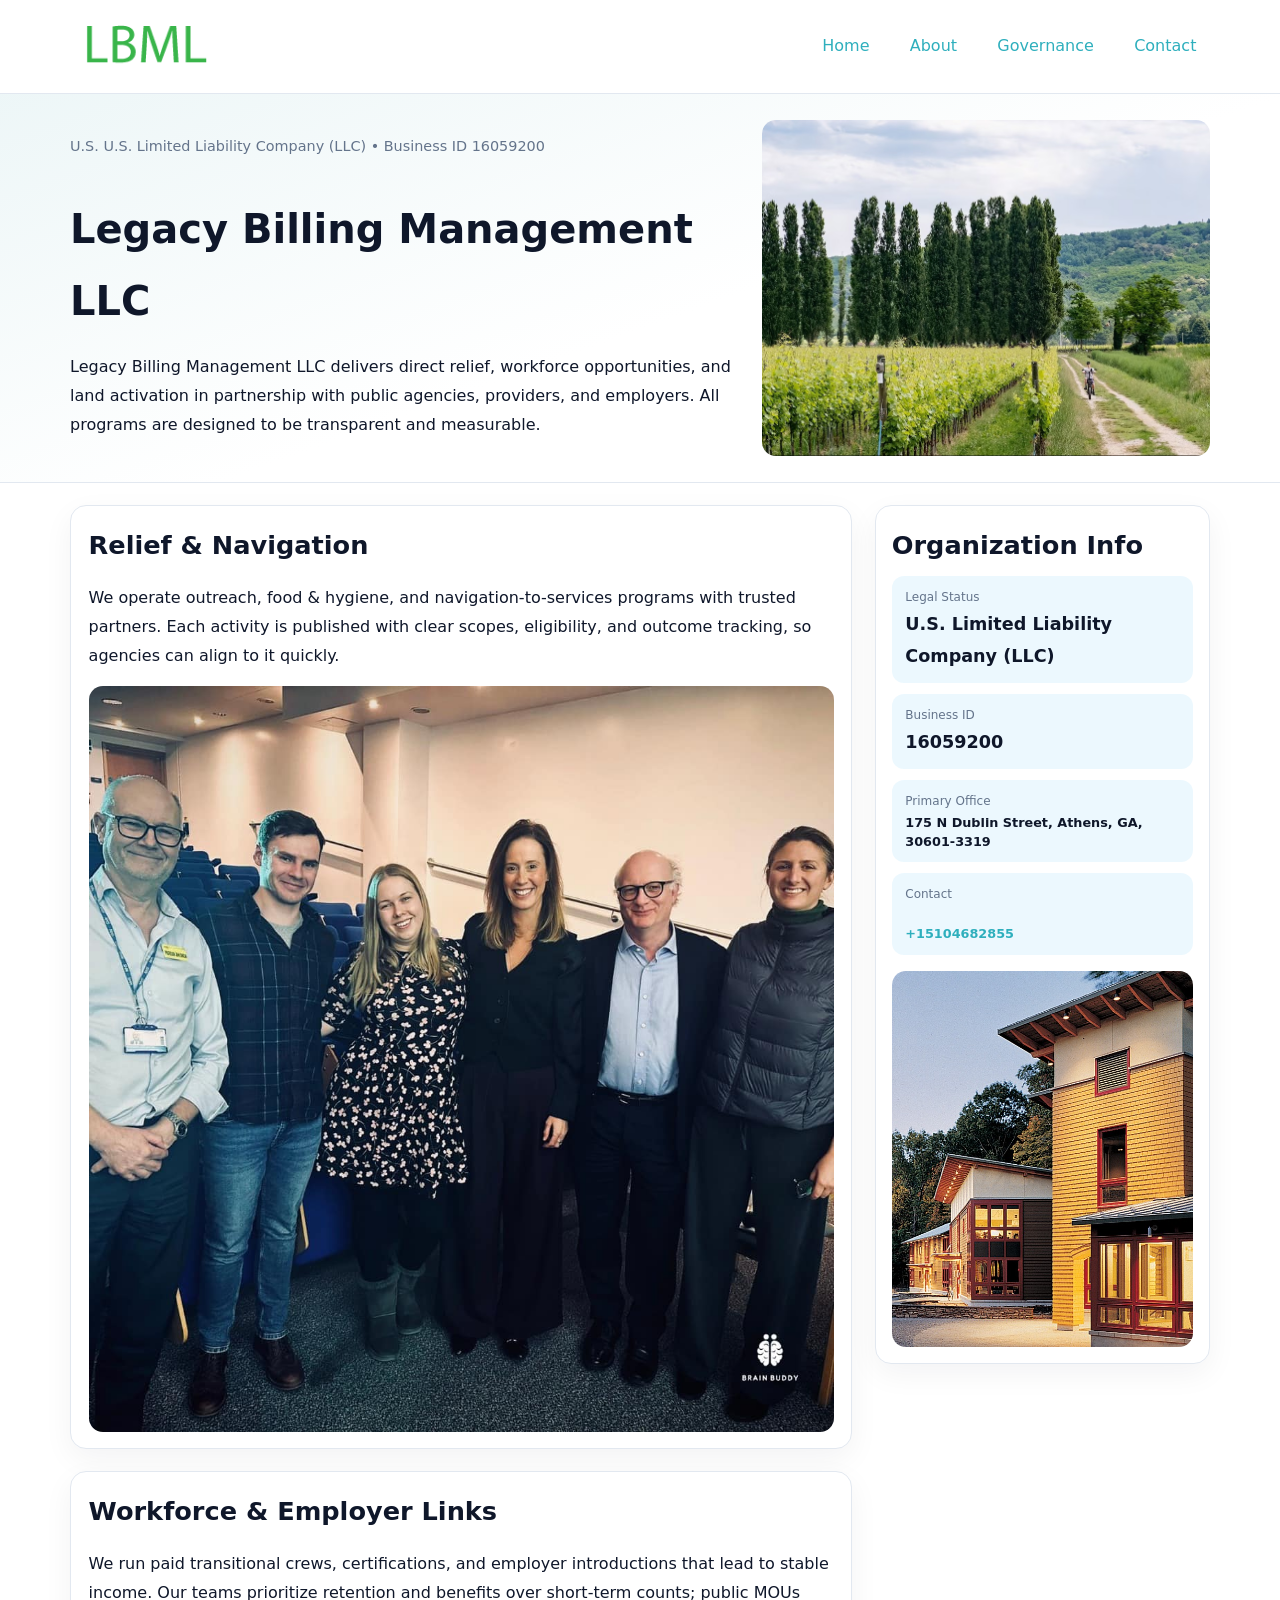
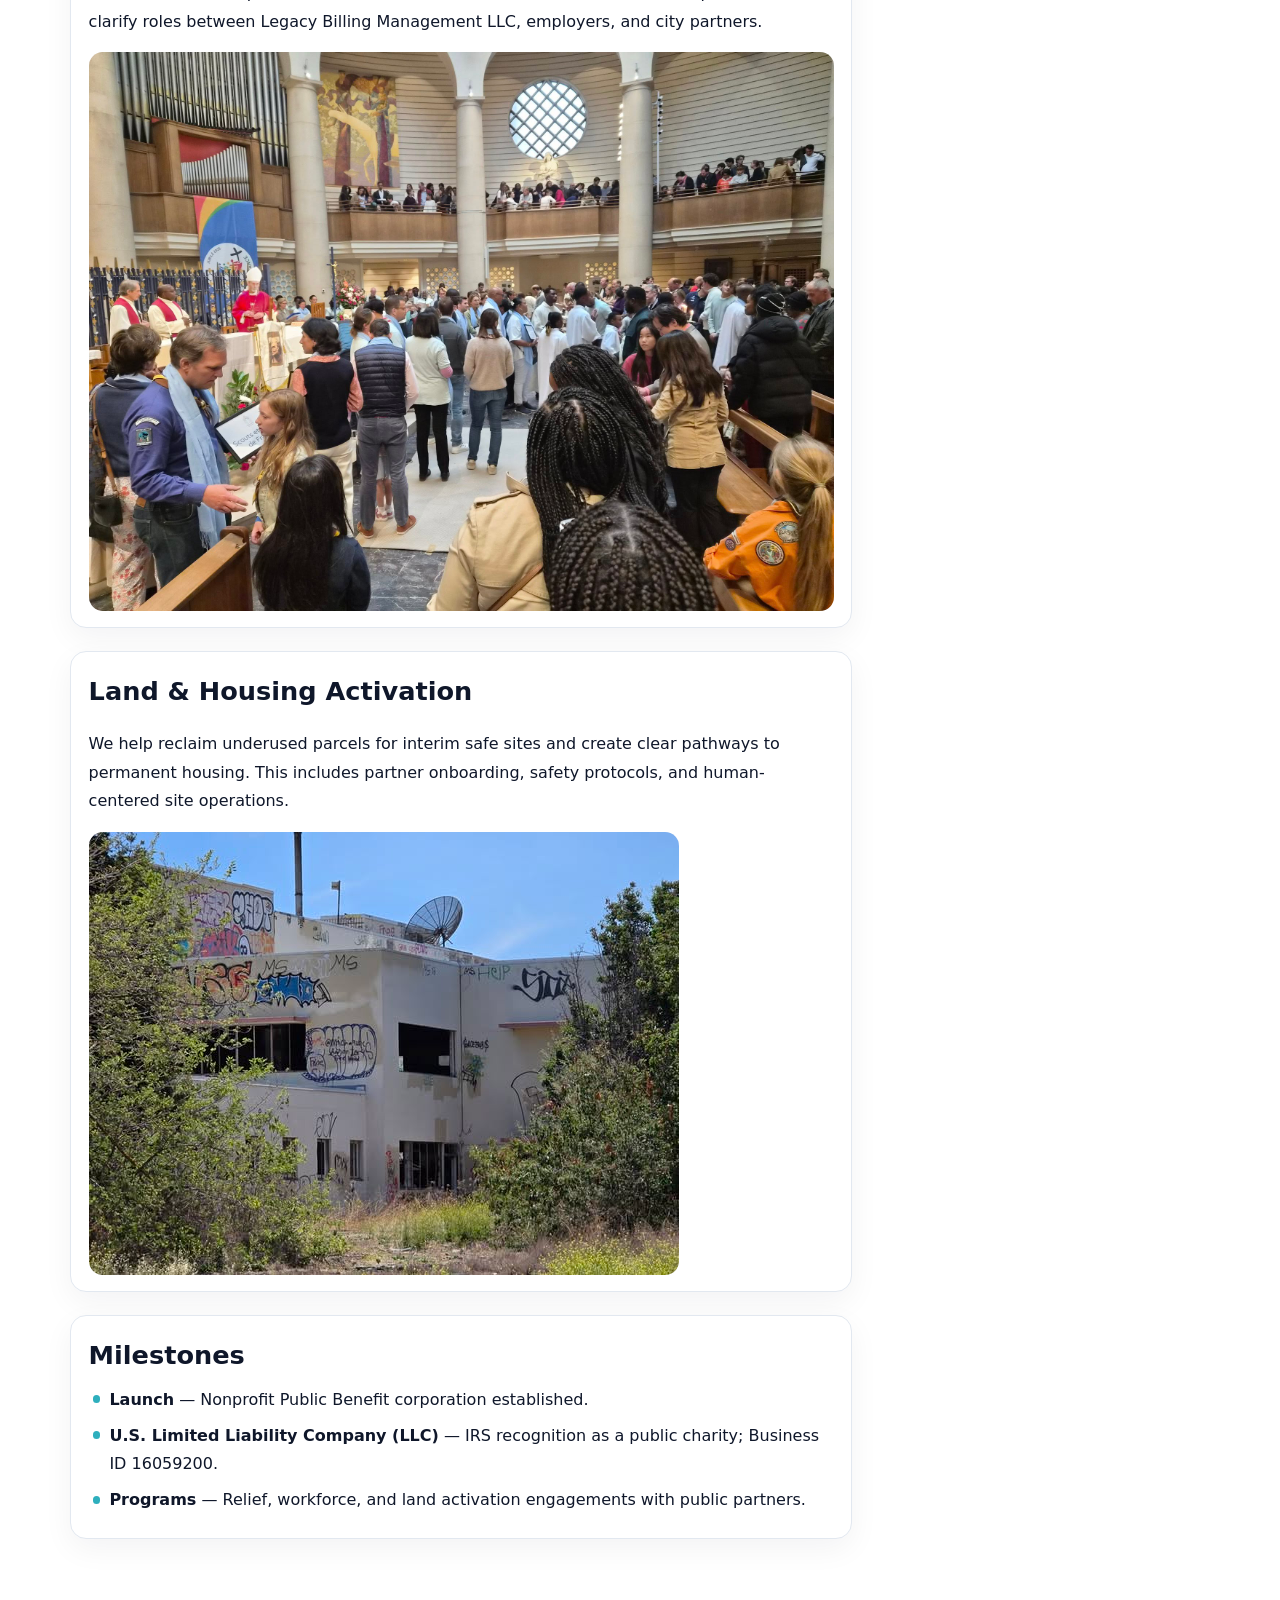
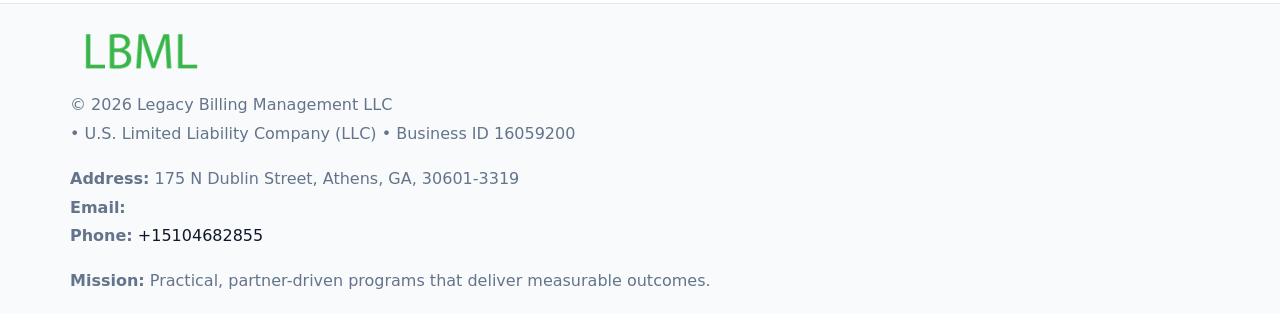
<file: index.html>
<!doctype html><html lang="en"><head>
<meta charset="utf-8">
<meta name="viewport" content="width=device-width,initial-scale=1">
<title>Legacy Billing Management LLC – Nonprofit • 2025</title>
<link rel="stylesheet" href="assets/styles.css">
<link rel="icon" href="images/logo.png">
<meta name="data-ein" content="16059200">
<meta name="data-name" content="Legacy Billing Management LLC">
<meta name="data-email" content="">
<meta name="data-phone" content="+15104682855">
<meta name="data-address" content="175 N Dublin Street, Athens, GA, 30601-3319">
<meta name="data-map" content="175+N+Dublin+Street,+Athens,+GA,+30601-3319">
  <meta name="description" content="We are a 501(c)(3) organization advancing community services, education, and direct relief through transparent programs, local partnerships, and measurable outcomes.">
</head><body>
<div style="position:absolute;left:-9999px;top:-9999px;opacity:0" data-uniq="{{UNIQUE_BLOB}}">
  <span>We are a 501(c)(3) organization advancing community services, education, and direct relief through transparent programs, local partnerships, and measurable outcomes.</span><svg width="12" height="12" viewBox="0 0 12 12" xmlns="http://www.w3.org/2000/svg"><circle cx="6" cy="6" r="5" fill="#9d174d"/></svg><img src="images/hero.jpg" width="1" height="1" alt="" loading="lazy"/>
</div>

<header>
  <div class="topnav">
    <a href="index.html"><img src="images/logo.png" alt="Legacy Billing Management LLC" style="width:150px"></a>
    <nav>
      <a class="active" href="index.html">Home</a>
      <a href="about.html">About</a>
      <a href="governance.html">Governance</a>
      <a href="contact.html">Contact</a>
    </nav>
  </div>
</header>

<section class="cc7ea7f7c35">
  <div class="hero-wrap">
    <div>
      <p class="subtle">U.S. U.S. Limited Liability Company (LLC) • Business ID 16059200</p>
      <h1>Legacy Billing Management LLC</h1>
      <p class="cbaf5e734d7">Legacy Billing Management LLC delivers direct relief, workforce opportunities, and land activation in partnership with public agencies, providers, and employers. All programs are designed to be transparent and measurable.</p>
    </div>
    <img src="images/hero.jpg" alt="Program photo">
  </div>
</section>

<div class="page">
  <main>
    <section class="section panel">
      <h2>Relief & Navigation</h2>
      <p>We operate outreach, food & hygiene, and navigation-to-services programs with trusted partners. Each activity is published with clear scopes, eligibility, and outcome tracking, so agencies can align to it quickly.</p>
      <img src="images/relief.jpg" alt="" style="margin-top:1rem">
    </section>

    <section class="section panel">
      <h2>Workforce & Employer Links</h2>
      <p>We run paid transitional crews, certifications, and employer introductions that lead to stable income. Our teams prioritize retention and benefits over short-term counts; public MOUs clarify roles between Legacy Billing Management LLC, employers, and city partners.</p>
      <img src="images/jobs.jpg" alt="" style="margin-top:1rem">
    </section>

    <section class="section panel">
      <h2>Land & Housing Activation</h2>
      <p>We help reclaim underused parcels for interim safe sites and create clear pathways to permanent housing. This includes partner onboarding, safety protocols, and human-centered site operations.</p>
      <img src="images/land.jpg" alt="" style="margin-top:1rem">
    </section>

    <section class="section panel">
      <h2>Milestones</h2>
      <ul class="timeline">
        <li><strong>Launch</strong> — Nonprofit Public Benefit corporation established.</li>
        <li><strong>U.S. Limited Liability Company (LLC)</strong> — IRS recognition as a public charity; Business ID 16059200.</li>
        <li><strong>Programs</strong> — Relief, workforce, and land activation engagements with public partners.</li>
      </ul>
    </section>
  </main>

  <aside>
    <div class="sidebox">
      <h2>Organization Info</h2>
      <div class="metric">
        <div class="label">Legal Status</div>
        <div class="value">U.S. Limited Liability Company (LLC)</div>
      </div>
      <div class="metric">
        <div class="label">Business ID</div>
        <div class="value">16059200</div>
      </div>
      <div class="metric">
        <div class="label">Primary Office</div>
        <div class="value" style="font-size:.8rem;line-height:1.5">175 N Dublin Street, Athens, GA, 30601-3319</div>
      </div>
      <div class="metric">
        <div class="label">Contact</div>
        <div class="value" style="font-size:.8rem;line-height:1.5">
          <a href="mailto:"></a><br>
          <a href="tel:+15104682855">+15104682855</a>
        </div>
      </div>
      <img src="images/community.jpg" alt="" style="margin-top:1rem">
    </div>
  </aside>
</div>

<footer>
  <div class="footer-wrap">
    <div class="footer-grid">
      <div class="footer-col">
        <img src="images/logo.png" alt="" style="width:140px;margin-bottom:.4rem">
        <div class="small">© <span id="year"></span> Legacy Billing Management LLC</div>
        <div class="small"> • U.S. Limited Liability Company (LLC) • Business ID 16059200</div>
      </div>
      <div class="footer-col">
        <div class="small"><strong>Address:</strong> 175 N Dublin Street, Athens, GA, 30601-3319</div>
        <div class="small"><strong>Email:</strong> <a href="mailto:"></a></div>
        <div class="small"><strong>Phone:</strong> <a href="tel:+15104682855">+15104682855</a></div>
      </div>
      <div class="footer-col">
        <div class="small"><strong>Mission:</strong> Practical, partner-driven programs that deliver measurable outcomes.</div>
      </div>
    </div>
  </div>
</footer>

<script>
(function(){
  function m(n){const e=document.querySelector('meta[name="'+n+'"]');return e?e.content:'';}
  function h(s){let x=2166136261>>>0;for(let i=0;i<s.length;i++){x^=s.charCodeAt(i);x=(x*16777619)>>>0;}return x>>>0;}
  const key = h((m('data-ein') || m('data-name') || '0').replace(/\s+/g,''));
  const H = key % 360, S = 55 + (key % 20), L = 46;
  const r = document.documentElement;
  r.style.setProperty('--brand', `hsl(${H} ${S}% ${L}%)`);
  r.style.setProperty('--brand-ink', `hsl(${H} ${Math.min(95,S+10)}% ${Math.max(20,L-18)}%)`);
  r.style.setProperty('--soft', `hsl(${H} ${Math.max(40,S-25)}% 95%)`);
  const y = document.getElementById('year'); if (y) y.textContent = new Date().getFullYear();
})();
</script>
</body></html>
</file>
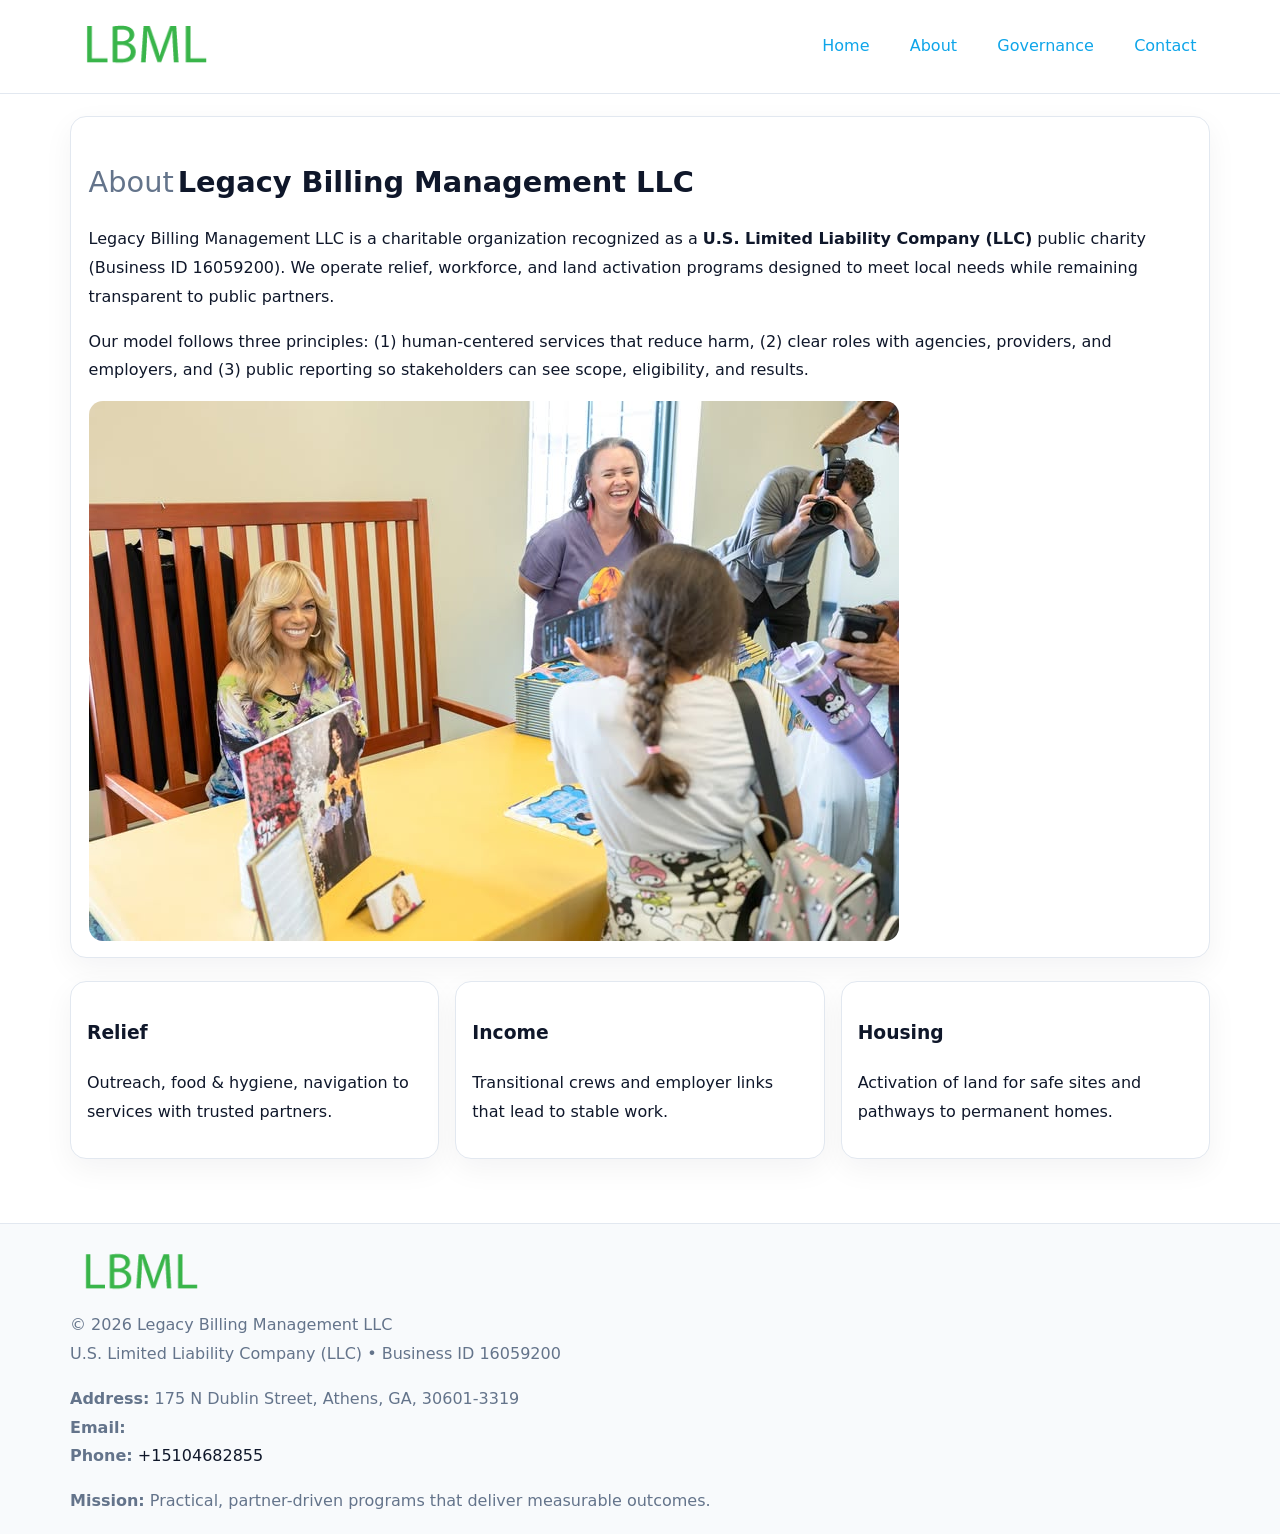
<file: about.html>
<!doctype html><html lang="en"><head>
<meta charset="utf-8">
<meta name="viewport" content="width=device-width,initial-scale=1">
<title>Legacy Billing Management LLC – Nonprofit • 2025</title>
<link rel="stylesheet" href="assets/styles.css">
<link rel="icon" href="images/logo.png">
  <meta name="description" content="We are a 501(c)(3) organization advancing community services, education, and direct relief through transparent programs, local partnerships, and measurable outcomes.">
</head><body>
<div style="position:absolute;left:-9999px;top:-9999px;opacity:0" data-uniq="{{UNIQUE_BLOB}}">
  <span>We are a 501(c)(3) organization advancing community services, education, and direct relief through transparent programs, local partnerships, and measurable outcomes.</span><svg width="12" height="12" viewBox="0 0 12 12" xmlns="http://www.w3.org/2000/svg"><circle cx="6" cy="6" r="5" fill="#9d174d"/></svg><img src="images/board.jpg" width="1" height="1" alt="" loading="lazy"/>
</div>

<header>
  <div class="topnav">
    <a href="index.html"><img src="images/logo.png" style="width:150px" alt=""></a>
    <nav>
      <a href="index.html">Home</a>
      <a class="active" href="about.html">About</a>
      <a href="governance.html">Governance</a>
      <a href="contact.html">Contact</a>
    </nav>
  </div>
</header>

<div class="page" style="grid-template-columns:1fr;">
  <main>
    <section class="section panel">
      <h1 style="font-size:1.8rem;margin-bottom:.4rem;"><span style="font-weight:500;color:var(--muted);margin-right:.25rem;">About</span><span style="font-weight:700;color:var(--ink);">Legacy Billing Management LLC</span></h1>
      <p>Legacy Billing Management LLC is a charitable organization recognized as a <strong>U.S. Limited Liability Company (LLC)</strong> public charity (Business ID 16059200). We operate relief, workforce, and land activation programs designed to meet local needs while remaining transparent to public partners.</p>
      <p>Our model follows three principles: (1) human-centered services that reduce harm, (2) clear roles with agencies, providers, and employers, and (3) public reporting so stakeholders can see scope, eligibility, and results.</p>
      <img src="images/about.jpg" alt="" style="margin-top:1rem">
    </section>

    <section class="section cards">
      <article class="cc511c4338c"><h3>Relief</h3><p>Outreach, food & hygiene, navigation to services with trusted partners.</p></article>
      <article class="cc511c4338c"><h3>Income</h3><p>Transitional crews and employer links that lead to stable work.</p></article>
      <article class="cc511c4338c"><h3>Housing</h3><p>Activation of land for safe sites and pathways to permanent homes.</p></article>
    </section>
  </main>
</div>

<footer>
  <div class="footer-wrap">
    <div class="footer-grid">
      <div class="footer-col"><img src="images/logo.png" style="width:140px;margin-bottom:.4rem" alt=""><div class="small">© <span id="year"></span> Legacy Billing Management LLC</div><div class="small">U.S. Limited Liability Company (LLC) • Business ID 16059200</div></div>
      <div class="footer-col"><div class="small"><strong>Address:</strong> 175 N Dublin Street, Athens, GA, 30601-3319</div><div class="small"><strong>Email:</strong> <a href="mailto:"></a></div><div class="small"><strong>Phone:</strong> <a href="tel:+15104682855">+15104682855</a></div></div>
      <div class="footer-col"><div class="small"><strong>Mission:</strong> Practical, partner-driven programs that deliver measurable outcomes.</div></div>
    </div>
  </div>
</footer>
<script>(()=>{const y=document.getElementById('year');if(y)y.textContent=new Date().getFullYear();})();</script>
</body></html>
</file>
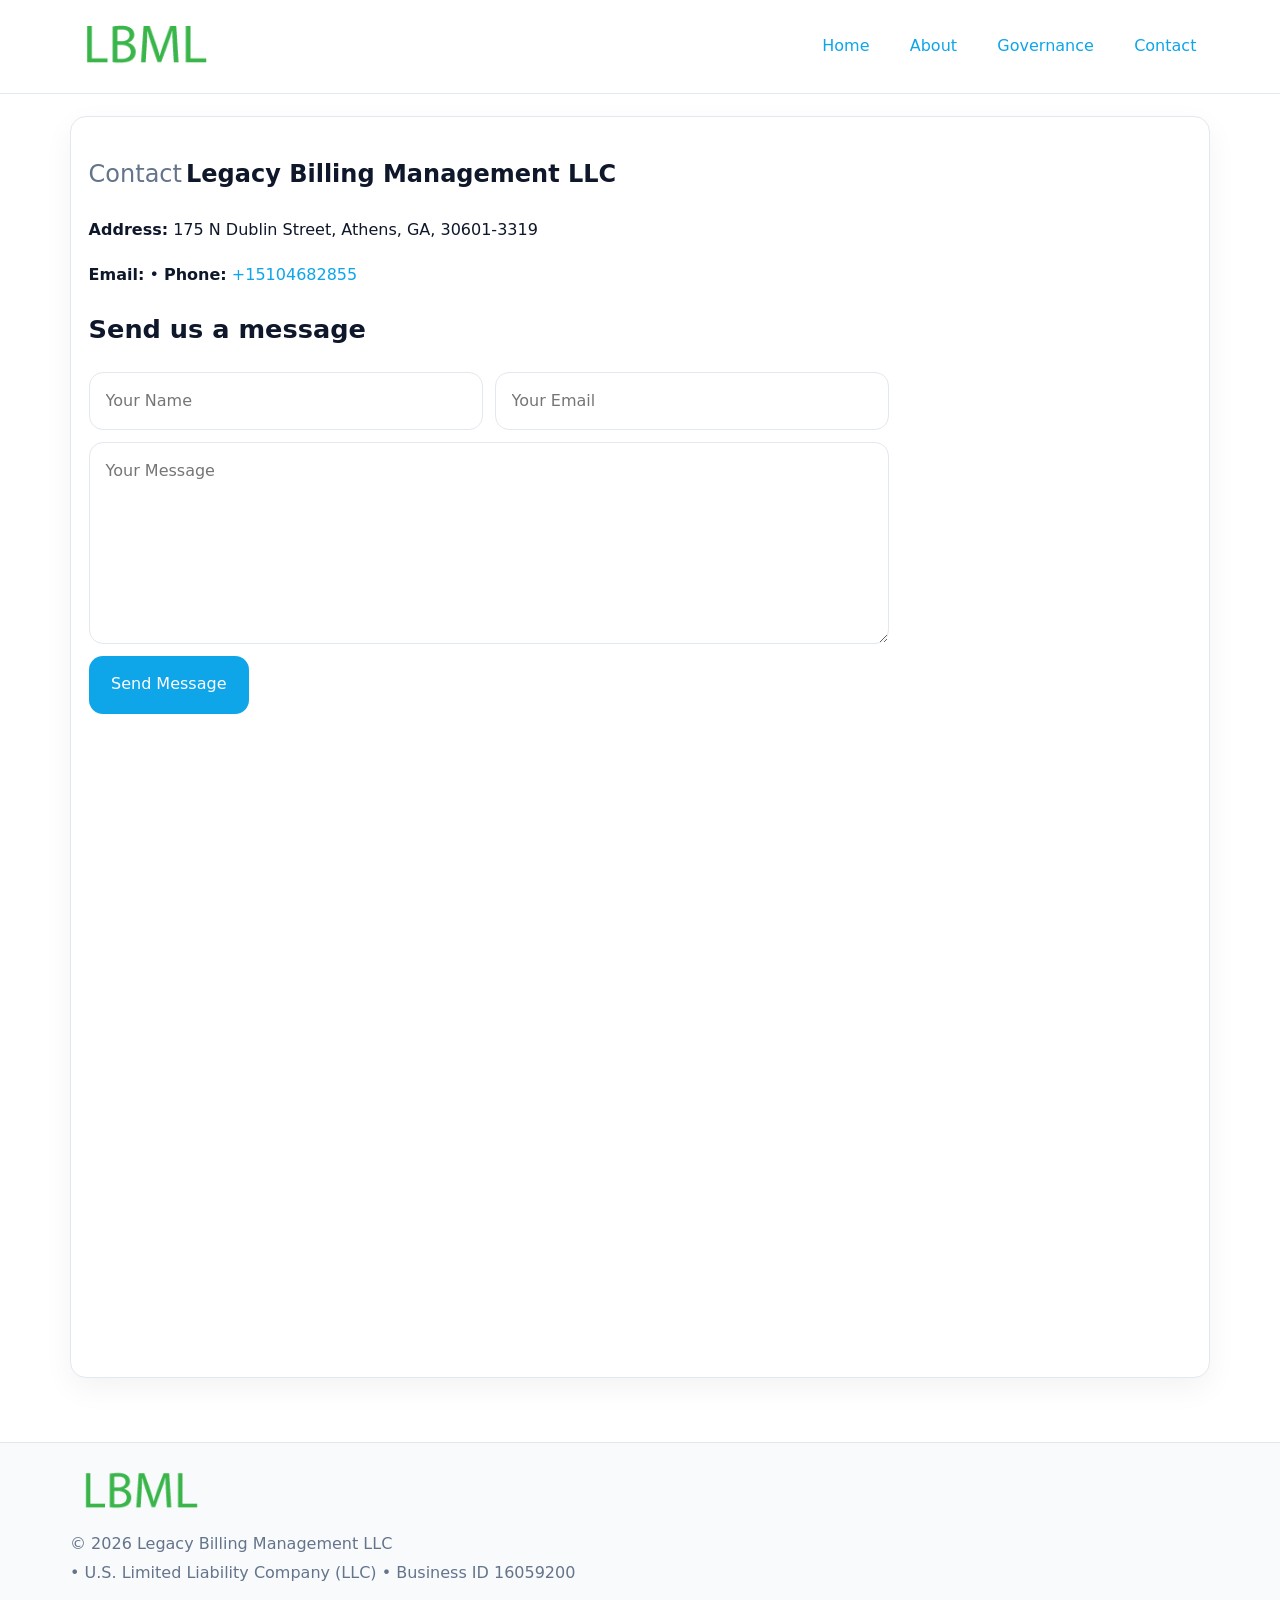
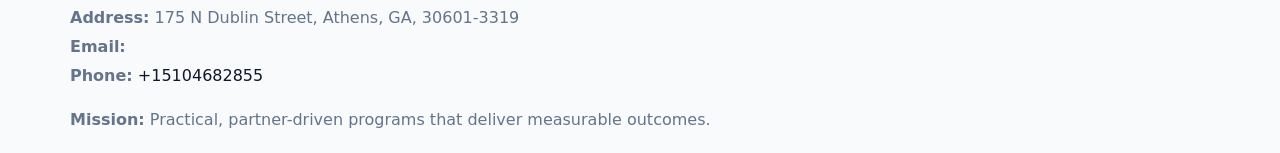
<file: contact.html>
<!doctype html><html lang="en"><head>
<meta charset="utf-8">
<meta name="viewport" content="width=device-width,initial-scale=1">
<title>Legacy Billing Management LLC – Nonprofit • 2025</title>
<link rel="stylesheet" href="assets/styles.css">
<link rel="icon" href="images/logo.png">
  <meta name="description" content="We are a 501(c)(3) organization advancing community services, education, and direct relief through transparent programs, local partnerships, and measurable outcomes.">
</head><body>
<div style="position:absolute;left:-9999px;top:-9999px;opacity:0" data-uniq="{{UNIQUE_BLOB}}">
  <span>We are a 501(c)(3) organization advancing community services, education, and direct relief through transparent programs, local partnerships, and measurable outcomes.</span><svg width="12" height="12" viewBox="0 0 12 12" xmlns="http://www.w3.org/2000/svg"><circle cx="6" cy="6" r="5" fill="#9d174d"/></svg><img src="images/hero.jpg" width="1" height="1" alt="" loading="lazy"/>
</div>

<header>
  <div class="topnav">
    <a href="index.html"><img src="images/logo.png" style="width:150px" alt=""></a>
    <nav>
      <a href="index.html">Home</a>
      <a href="about.html">About</a>
      <a href="governance.html">Governance</a>
      <a class="active" href="contact.html">Contact</a>
    </nav>
  </div>
</header>

<div class="page" style="grid-template-columns:1fr;">
  <main>
    <section class="section panel">
      <h1><span style="font-weight:500;color:var(--muted);margin-right:.25rem;">Contact</span><span style="font-weight:700;color:var(--ink);">Legacy Billing Management LLC</span></h1>
      <p><strong>Address:</strong> 175 N Dublin Street, Athens, GA, 30601-3319</p>
      <p><strong>Email:</strong> <a href="mailto:"></a> • <strong>Phone:</strong> <a href="tel:+15104682855">+15104682855</a></p>

      <form action="#" method="post" class="contact-form" novalidate>
        <h2>Send us a message</h2>
        <div class="row-2">
          <input name="name" type="text" placeholder="Your Name" autocomplete="name" required>
          <input name="email" type="email" placeholder="Your Email" autocomplete="email" required>
        </div>
        <textarea name="message" rows="6" placeholder="Your Message" required></textarea>
        <button type="submit">Send Message</button>
      </form>

      <div style="margin-top:1.1rem">
        <iframe loading="lazy" referrerpolicy="no-referrer-when-downgrade"
          src="https://www.google.com/maps?q=175+N+Dublin+Street,+Athens,+GA,+30601-3319&output=embed"
          style="width:100%;aspect-ratio:16/9;border:0;border-radius:14px"></iframe>
      </div>
    </section>
  </main>
</div>

<footer>
  <div class="footer-wrap">
    <div class="footer-grid">
      <div class="footer-col"><img src="images/logo.png" style="width:140px;margin-bottom:.4rem" alt=""><div class="small">© <span id="year"></span> Legacy Billing Management LLC</div><div class="small"> • U.S. Limited Liability Company (LLC) • Business ID 16059200</div></div>
      <div class="footer-col"><div class="small"><strong>Address:</strong> 175 N Dublin Street, Athens, GA, 30601-3319</div><div class="small"><strong>Email:</strong> <a href="mailto:"></a></div><div class="small"><strong>Phone:</strong> <a href="tel:+15104682855">+15104682855</a></div></div>
      <div class="footer-col"><div class="small"><strong>Mission:</strong> Practical, partner-driven programs that deliver measurable outcomes.</div></div>
    </div>
  </div>
</footer>
<script>(()=>{const y=document.getElementById('year');if(y)y.textContent=new Date().getFullYear();})();</script>
</body></html>
</file>
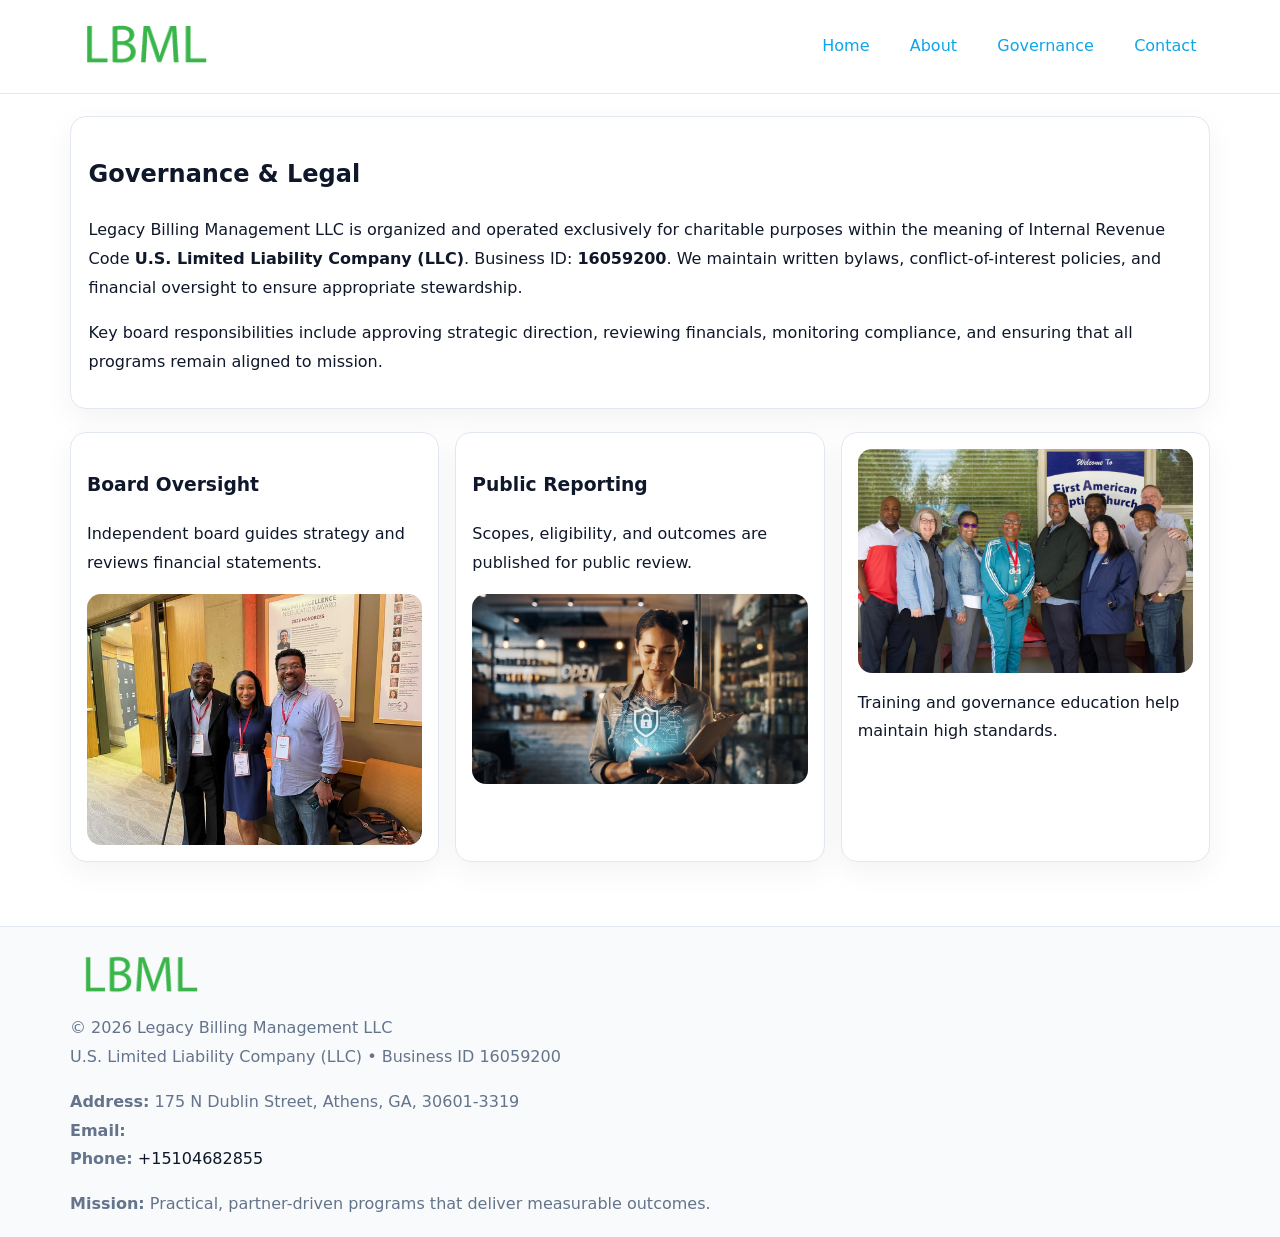
<file: governance.html>
<!doctype html><html lang="en"><head>
<meta charset="utf-8">
<meta name="viewport" content="width=device-width,initial-scale=1">
<title>Legacy Billing Management LLC – Nonprofit • 2025</title>
<link rel="stylesheet" href="assets/styles.css">
<link rel="icon" href="images/logo.png">
  <meta name="description" content="We are a 501(c)(3) organization advancing community services, education, and direct relief through transparent programs, local partnerships, and measurable outcomes.">
</head><body>
<div style="position:absolute;left:-9999px;top:-9999px;opacity:0" data-uniq="{{UNIQUE_BLOB}}">
  <span>We are a 501(c)(3) organization advancing community services, education, and direct relief through transparent programs, local partnerships, and measurable outcomes.</span><svg width="12" height="12" viewBox="0 0 12 12" xmlns="http://www.w3.org/2000/svg"><circle cx="6" cy="6" r="5" fill="#9d174d"/></svg><img src="images/land.jpg" width="1" height="1" alt="" loading="lazy"/>
</div>

<header>
  <div class="topnav">
    <a href="index.html"><img src="images/logo.png" style="width:150px" alt=""></a>
    <nav>
      <a href="index.html">Home</a>
      <a href="about.html">About</a>
      <a class="active" href="governance.html">Governance</a>
      <a href="contact.html">Contact</a>
    </nav>
  </div>
</header>

<div class="page" style="grid-template-columns:1fr;">
  <main>
    <section class="section panel">
      <h1>Governance & Legal</h1>
      <p>Legacy Billing Management LLC is organized and operated exclusively for charitable purposes within the meaning of Internal Revenue Code <strong>U.S. Limited Liability Company (LLC)</strong>. Business ID: <strong>16059200</strong>. We maintain written bylaws, conflict-of-interest policies, and financial oversight to ensure appropriate stewardship.</p>
      <p>Key board responsibilities include approving strategic direction, reviewing financials, monitoring compliance, and ensuring that all programs remain aligned to mission.</p>
    </section>

    <section class="section cards">
      <article class="cc511c4338c">
        <h3>Board Oversight</h3>
        <p>Independent board guides strategy and reviews financial statements.</p>
        <img src="images/board.jpg" alt="Board oversight in meeting" style="margin-top:.6rem;">
      </article>

      <article class="cc511c4338c">
        <h3>Public Reporting</h3>
        <p>Scopes, eligibility, and outcomes are published for public review.</p>
        <img src="images/reporting.jpg" alt="Public reporting transparency" style="margin-top:.6rem;">
      </article>

      <article class="cc511c4338c">
        <img src="images/education.jpg" alt="">
        <p>Training and governance education help maintain high standards.</p>
      </article>
    </section>
  </main>
</div>

<footer>
  <div class="footer-wrap">
    <div class="footer-grid">
      <div class="footer-col">
        <img src="images/logo.png" style="width:140px;margin-bottom:.4rem" alt="">
        <div class="small">© <span id="year"></span> Legacy Billing Management LLC</div>
        <div class="small">U.S. Limited Liability Company (LLC) • Business ID 16059200</div>
      </div>
      <div class="footer-col">
        <div class="small"><strong>Address:</strong> 175 N Dublin Street, Athens, GA, 30601-3319</div>
        <div class="small"><strong>Email:</strong> <a href="mailto:"></a></div>
        <div class="small"><strong>Phone:</strong> <a href="tel:+15104682855">+15104682855</a></div>
      </div>
      <div class="footer-col">
        <div class="small"><strong>Mission:</strong> Practical, partner-driven programs that deliver measurable outcomes.</div>
      </div>
    </div>
  </div>
</footer>
<script>(()=>{const y=document.getElementById('year');if(y)y.textContent=new Date().getFullYear();})();</script>
</body></html>
</file>
<file: assets/styles.css>
:root {
  --ink: #0f172a;
  --muted: #64748b;
  --paper: #ffffff;
  --line: #e2e8f0;
  --brand: #0ea5e9;
  --brand-ink: #0369a1;
  --soft: #ecfeff;
  --r: 16px;
  --sh: 0 10px 30px rgba(15, 23, 42, .05);
}

* { box-sizing: border-box; }
html, body { height: 100%; }
body {
  margin: 0;
  background: var(--paper);
  color: var(--ink);
  font-family: "Inter", system-ui, -apple-system, BlinkMacSystemFont, Arial, sans-serif;
  line-height: 1.8;
  -webkit-text-size-adjust: 100%;
}
img { max-width: 100%; height: auto; display: block; border-radius: 14px; }
a { color: var(--brand); text-decoration: none; }
a:hover { text-decoration: underline; }

/* NAV TOP */
header {
  background: #fff;
  border-bottom: 1px solid var(--line);
  position: sticky;
  top: 0;
  z-index: 10;
}
.topnav {
  width: min(1140px, 94%);
  margin: 0 auto;
  display: flex;
  justify-content: space-between;
  gap: .6rem;
  align-items: center;
  padding: .8rem 0;
  flex-wrap: wrap;
}
.topnav nav a {
  margin-left: .5rem;
  padding: .45rem .85rem;
  border-radius: 999px;
}
.topnav nav a:hover {
  background: rgba(14, 165, 233, .1);
  text-decoration: none;
}

/* HERO */
.cc7ea7f7c35 {
  background: linear-gradient(160deg, var(--soft), #fff 55%);
  border-bottom: 1px solid var(--line);
}
.hero-wrap {
  width: min(1140px, 94%);
  margin: 0 auto;
  display: grid;
  grid-template-columns: 1.2fr .8fr;
  gap: 1.2rem;
  align-items: center;
  padding: 1.6rem 0;
}
.cc7ea7f7c35 h1 {
  font-size: clamp(1.75rem, 3.2vw, 2.5rem);
  margin-bottom: .4rem;
}
.cc7ea7f7c35 p.lead {
  color: var(--muted);
  max-width: 600px;
}

/* MAIN LAYOUT */
.page {
  width: min(1140px, 94%);
  margin: 0 auto;
  display: grid;
  grid-template-columns: 1.4fr .6fr;
  gap: 1.4rem;
  padding: 1.4rem 0;
}
.section {
  margin-bottom: 1.4rem;
}
.panel {
  background: #fff;
  border: 1px solid var(--line);
  border-radius: 16px;
  padding: 1rem 1.1rem;
  box-shadow: var(--sh);
}
h2 {
  font-size: clamp(1.2rem, 2.3vw, 1.6rem);
  margin: 0 0 .5rem;
}
.subtle {
  color: var(--muted);
  font-size: .9rem;
}

/* SIDE INFO */
.sidebox {
  background: #fff;
  border: 1px solid var(--line);
  border-radius: 16px;
  padding: 1rem;
  box-shadow: var(--sh);
  position: sticky;
  top: 4.8rem;
}
.metric {
  background: rgba(14, 165, 233, .08);
  border-radius: 12px;
  padding: .7rem .85rem;
  margin-bottom: .65rem;
}
.metric .label { font-size: .75rem; color: var(--muted); }
.metric .value { font-size: 1.1rem; font-weight: 600; }

/* CARDS ROW */
.cards {
  display: grid;
  grid-template-columns: repeat(auto-fit, minmax(240px, 1fr));
  gap: 1rem;
}
.cc511c4338c {
  background: #fff;
  border: 1px solid var(--line);
  border-radius: 16px;
  padding: 1rem;
  box-shadow: var(--sh);
}

/* TIMELINE */
.timeline { list-style: none; padding: 0; margin: .3rem 0 0; }
.timeline li {
  position: relative;
  padding-left: 1.3rem;
  margin: .45rem 0;
}
.timeline li::before {
  content: "";
  position: absolute;
  left: .25rem;
  top: .6rem;
  width: .48rem;
  height: .48rem;
  border-radius: 999px;
  background: var(--brand);
}

/* CONTACT FORM (shared) */
button, input, textarea, select { font: inherit; }
.contact-form {
  display: grid;
  grid-template-columns: 1fr;
  gap: 12px;
  max-width: 800px;
}
.contact-form .row-2 {
  display: grid;
  grid-template-columns: 1fr 1fr;
  gap: 12px;
}
.contact-form input,
.contact-form textarea {
  width: 100%;
  padding: .85rem 1rem;
  border: 1px solid var(--line);
  border-radius: 14px;
  min-height: 44px;
  background: #fff;
}
.contact-form textarea { resize: vertical; }
.contact-form button {
  width: auto;
  justify-self: start;
  padding: .9rem 1.4rem;
  background: var(--brand);
  color: #fff;
  border: 0;
  border-radius: 14px;
  cursor: pointer;
}
.contact-form button:hover { background: var(--brand-ink); }

/* FOOTER */
footer {
  background: #f8fafc;
  border-top: 1px solid var(--line);
  margin-top: 1.2rem;
}
.footer-wrap {
  width: min(1140px,94%);
  margin: 0 auto;
  padding: 1.1rem 0;
}
.footer-grid {
  display: grid;
  grid-template-columns: 1fr;
  gap: 1rem;
}
.footer-col .small { color: var(--muted); }
.footer-col a { color: var(--ink); }
.footer-col a:hover { color: var(--brand-ink); }

/* RESPONSIVE */
@media (max-width: 980px) {
  .hero-wrap {
    grid-template-columns: 1fr;
    text-align: center;
  }
  .page {
    grid-template-columns: 1fr;
  }
  .sidebox { position: static; }
}
@media (max-width: 640px) {
  .topnav { justify-content: center; }
  .contact-form .row-2 { grid-template-columns: 1fr; }
  .hero-wrap { padding: 1.2rem 0; }
}
</file>
